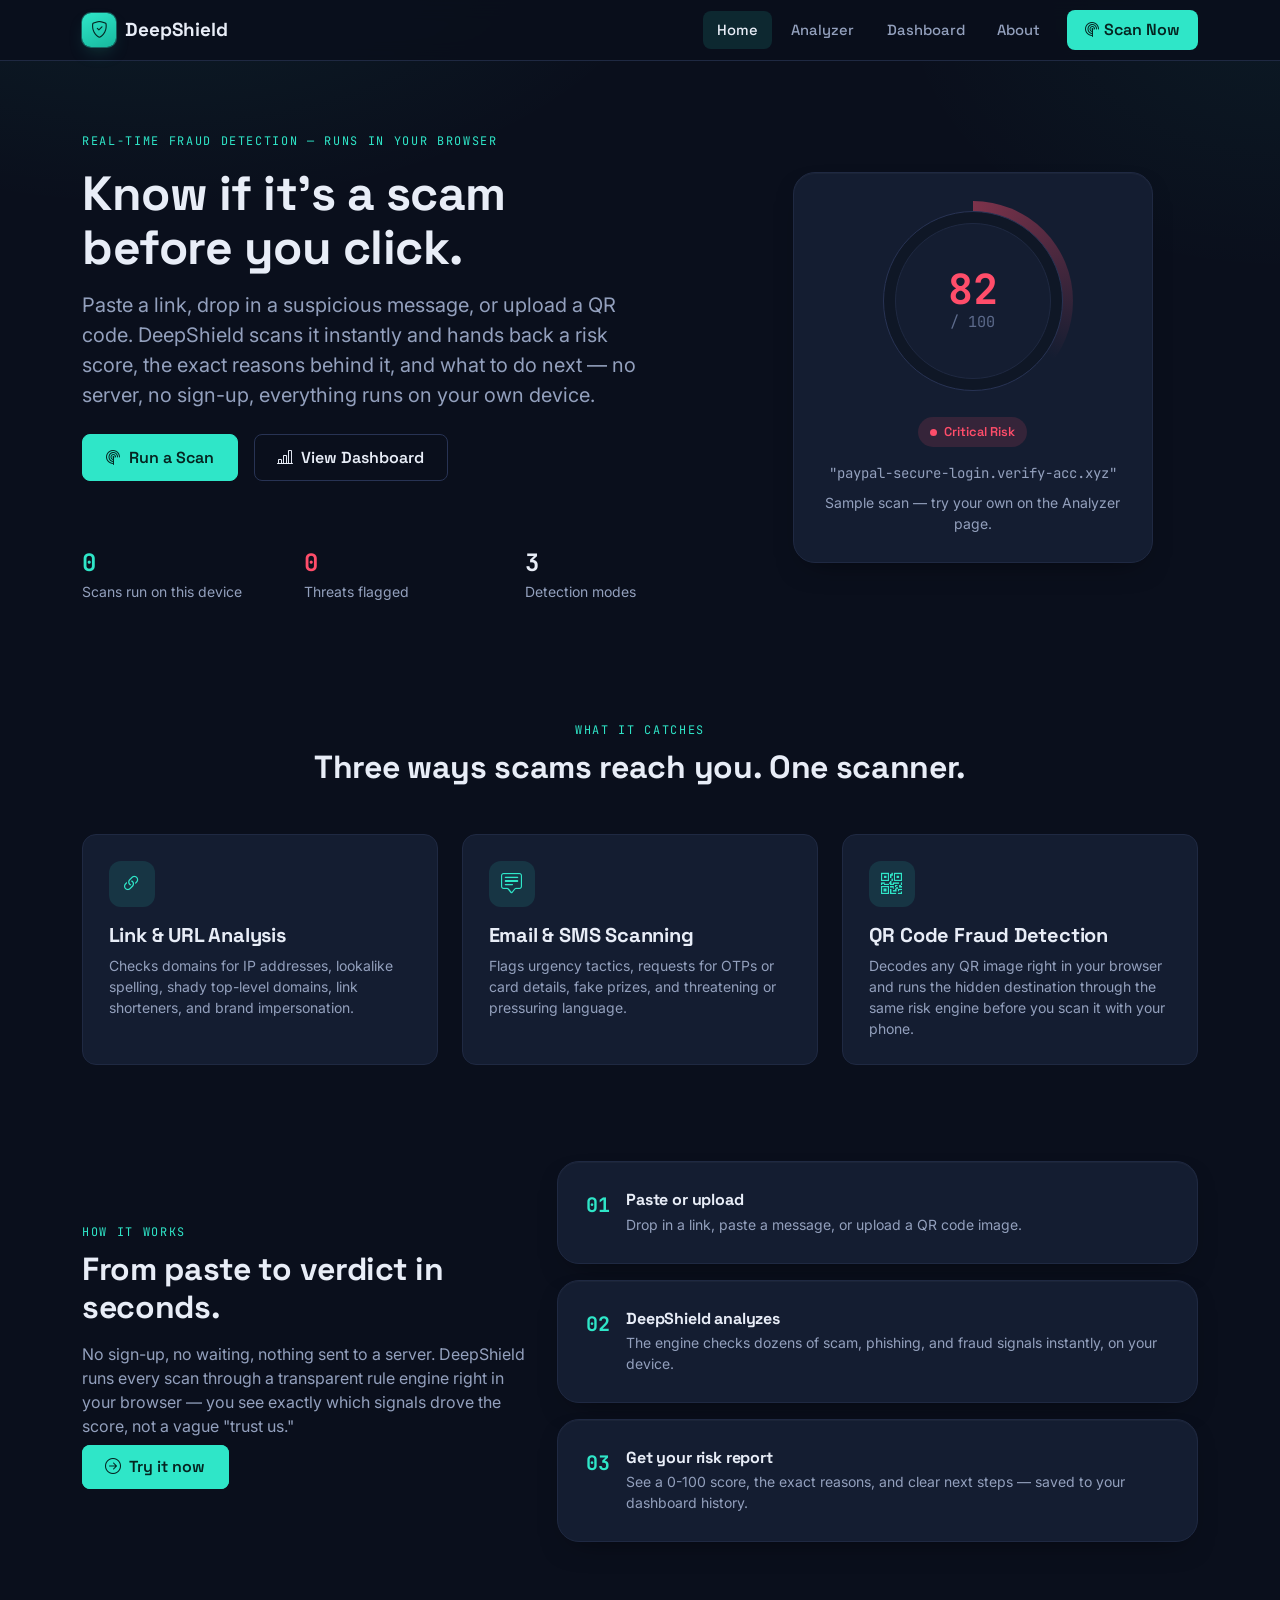
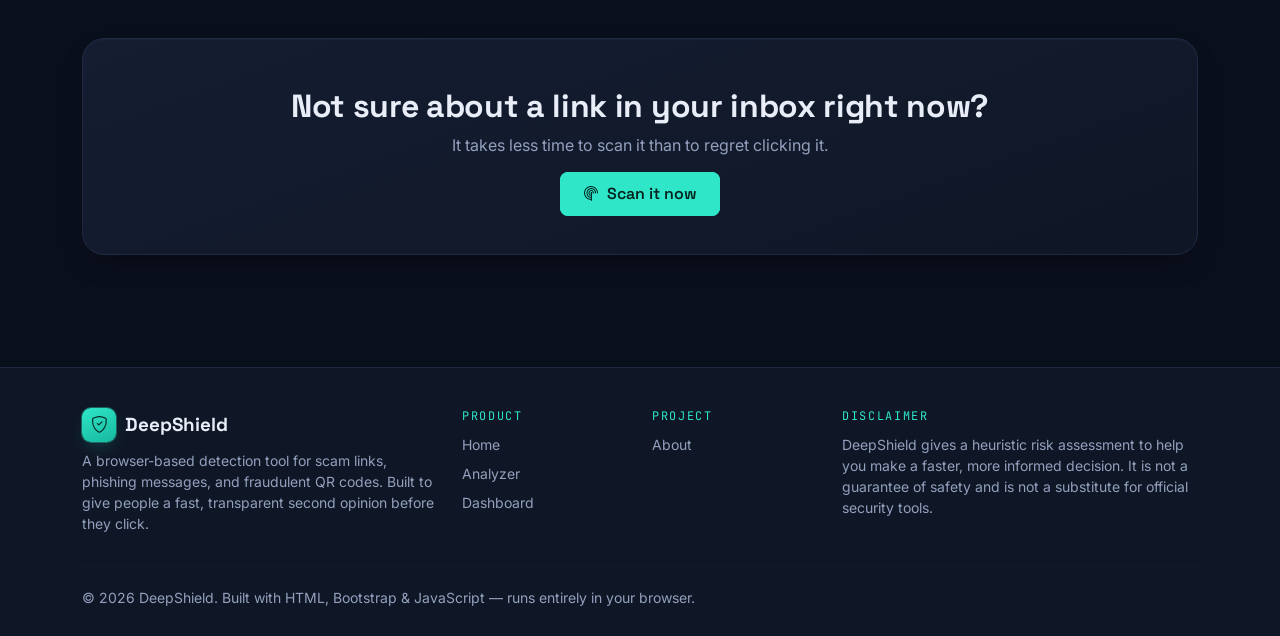
<file: DeepShield-Static/deepshield-static/index.html>
<!DOCTYPE html>
<html lang="en">
<head>
  <meta charset="UTF-8">
  <meta name="viewport" content="width=device-width, initial-scale=1.0">
  <title>DeepShield — AI Scam, Phishing & QR Fraud Detection Portal</title>
  <meta name="description" content="DeepShield analyzes links, messages, and QR codes right in your browser and gives you an instant risk score, reasons, and clear next steps.">

  <link href="https://cdn.jsdelivr.net/npm/bootstrap@5.3.3/dist/css/bootstrap.min.css" rel="stylesheet">
  <link rel="stylesheet" href="https://cdn.jsdelivr.net/npm/bootstrap-icons@1.11.3/font/bootstrap-icons.min.css">
  <link rel="preconnect" href="https://fonts.googleapis.com">
  <link href="https://fonts.googleapis.com/css2?family=Space+Grotesk:wght@500;600;700&family=Inter:wght@400;500;600;700&family=JetBrains+Mono:wght@400;500;600;700&display=swap" rel="stylesheet">
  <link rel="stylesheet" href="css/style.css">
</head>
<body>

  <nav class="navbar navbar-expand-lg ds-navbar">
    <div class="container">
      <a class="navbar-brand ds-brand" href="index.html">
        <span class="ds-brand-icon"><i class="bi bi-shield-check"></i></span>
        DeepShield
      </a>
      <button class="navbar-toggler" type="button" data-bs-toggle="collapse" data-bs-target="#navMain" style="border-color: var(--border); color: var(--text);">
        <i class="bi bi-list" style="color: var(--text); font-size: 1.4rem;"></i>
      </button>
      <div class="collapse navbar-collapse" id="navMain">
        <ul class="navbar-nav ms-auto align-items-lg-center gap-1">
          <li class="nav-item"><a class="nav-link ds-nav-link active" href="index.html">Home</a></li>
          <li class="nav-item"><a class="nav-link ds-nav-link" href="analyzer.html">Analyzer</a></li>
          <li class="nav-item"><a class="nav-link ds-nav-link" href="dashboard.html">Dashboard</a></li>
          <li class="nav-item"><a class="nav-link ds-nav-link" href="about.html">About</a></li>
          <li class="nav-item ms-lg-2 mt-2 mt-lg-0">
            <a class="nav-link ds-nav-cta" href="analyzer.html"><i class="bi bi-radar"></i> Scan Now</a>
          </li>
        </ul>
      </div>
    </div>
  </nav>

  <main>

    <!-- HERO -->
    <section class="py-5 py-lg-6 position-relative overflow-hidden">
      <div class="container py-4">
        <div class="row align-items-center gy-5">
          <div class="col-lg-7">
            <div class="eyebrow mb-3">Real-time fraud detection — runs in your browser</div>
            <h1 class="display-5 fw-bold mb-3" style="line-height: 1.12;">
              Know if it's a scam<br>before you click.
            </h1>
            <p class="fs-5 text-muted-soft mb-4" style="max-width: 560px;">
              Paste a link, drop in a suspicious message, or upload a QR code.
              DeepShield scans it instantly and hands back a risk score, the
              exact reasons behind it, and what to do next — no server, no
              sign-up, everything runs on your own device.
            </p>
            <div class="d-flex flex-wrap gap-3">
              <a href="analyzer.html" class="btn-ds-primary">
                <i class="bi bi-radar me-2"></i>Run a Scan
              </a>
              <a href="dashboard.html" class="btn-ds-outline">
                <i class="bi bi-bar-chart-line me-2"></i>View Dashboard
              </a>
            </div>

            <div class="row mt-5 gx-4 gy-3">
              <div class="col-4">
                <div class="mono fs-4 fw-bold" style="color: var(--accent);" id="statScansRun">0</div>
                <div class="small text-muted-soft">Scans run on this device</div>
              </div>
              <div class="col-4">
                <div class="mono fs-4 fw-bold" style="color: var(--critical);" id="statThreatsFlagged">0</div>
                <div class="small text-muted-soft">Threats flagged</div>
              </div>
              <div class="col-4">
                <div class="mono fs-4 fw-bold" style="color: var(--text);">3</div>
                <div class="small text-muted-soft">Detection modes</div>
              </div>
            </div>
          </div>

          <div class="col-lg-5 d-flex justify-content-center">
            <div class="ds-card ds-card-pad text-center" style="max-width: 360px;">
              <div class="d-flex justify-content-center mb-3">
                <div class="scan-ring-wrap level-critical">
                  <div class="scan-ring-sweep"></div>
                  <div class="scan-ring-track"></div>
                  <div class="scan-ring-core">
                    <div class="scan-ring-score">82</div>
                    <div class="scan-ring-score-max">/ 100</div>
                  </div>
                </div>
              </div>
              <span class="risk-badge level-critical mb-3">Critical Risk</span>
              <p class="small text-muted-soft mb-0 mono">"paypal-secure-login.verify-acc.xyz"</p>
              <p class="small text-muted-soft mt-2 mb-0">Sample scan — try your own on the Analyzer page.</p>
            </div>
          </div>
        </div>
      </div>
    </section>

    <!-- FEATURES -->
    <section class="py-5">
      <div class="container">
        <div class="text-center mb-5">
          <div class="eyebrow mb-2">What it catches</div>
          <h2 class="fw-bold">Three ways scams reach you. One scanner.</h2>
        </div>
        <div class="row g-4">
          <div class="col-md-4">
            <div class="ds-feature-card">
              <div class="ds-feature-icon"><i class="bi bi-link-45deg"></i></div>
              <h5 class="fw-bold mb-2">Link & URL Analysis</h5>
              <p class="text-muted-soft small mb-0">Checks domains for IP addresses, lookalike spelling, shady top-level domains, link shorteners, and brand impersonation.</p>
            </div>
          </div>
          <div class="col-md-4">
            <div class="ds-feature-card">
              <div class="ds-feature-icon"><i class="bi bi-chat-square-text"></i></div>
              <h5 class="fw-bold mb-2">Email & SMS Scanning</h5>
              <p class="text-muted-soft small mb-0">Flags urgency tactics, requests for OTPs or card details, fake prizes, and threatening or pressuring language.</p>
            </div>
          </div>
          <div class="col-md-4">
            <div class="ds-feature-card">
              <div class="ds-feature-icon"><i class="bi bi-qr-code"></i></div>
              <h5 class="fw-bold mb-2">QR Code Fraud Detection</h5>
              <p class="text-muted-soft small mb-0">Decodes any QR image right in your browser and runs the hidden destination through the same risk engine before you scan it with your phone.</p>
            </div>
          </div>
        </div>
      </div>
    </section>

    <!-- HOW IT WORKS -->
    <section class="py-5">
      <div class="container">
        <div class="row align-items-center gy-5">
          <div class="col-lg-5">
            <div class="eyebrow mb-2">How it works</div>
            <h2 class="fw-bold mb-3">From paste to verdict in seconds.</h2>
            <p class="text-muted-soft">No sign-up, no waiting, nothing sent to a server. DeepShield runs every scan through a transparent rule engine right in your browser — you see exactly which signals drove the score, not a vague "trust us."</p>
            <a href="analyzer.html" class="btn-ds-primary mt-2"><i class="bi bi-arrow-right-circle me-2"></i>Try it now</a>
          </div>
          <div class="col-lg-7">
            <div class="d-flex flex-column gap-3">
              <div class="ds-card ds-card-pad d-flex gap-3 align-items-start">
                <div class="mono fw-bold fs-5" style="color: var(--accent);">01</div>
                <div>
                  <h6 class="fw-bold mb-1">Paste or upload</h6>
                  <p class="small text-muted-soft mb-0">Drop in a link, paste a message, or upload a QR code image.</p>
                </div>
              </div>
              <div class="ds-card ds-card-pad d-flex gap-3 align-items-start">
                <div class="mono fw-bold fs-5" style="color: var(--accent);">02</div>
                <div>
                  <h6 class="fw-bold mb-1">DeepShield analyzes</h6>
                  <p class="small text-muted-soft mb-0">The engine checks dozens of scam, phishing, and fraud signals instantly, on your device.</p>
                </div>
              </div>
              <div class="ds-card ds-card-pad d-flex gap-3 align-items-start">
                <div class="mono fw-bold fs-5" style="color: var(--accent);">03</div>
                <div>
                  <h6 class="fw-bold mb-1">Get your risk report</h6>
                  <p class="small text-muted-soft mb-0">See a 0-100 score, the exact reasons, and clear next steps — saved to your dashboard history.</p>
                </div>
              </div>
            </div>
          </div>
        </div>
      </div>
    </section>

    <!-- CTA -->
    <section class="py-5">
      <div class="container">
        <div class="ds-card ds-card-pad text-center py-5" style="background: linear-gradient(160deg, var(--surface), var(--bg-elevated));">
          <h2 class="fw-bold mb-2">Not sure about a link in your inbox right now?</h2>
          <p class="text-muted-soft mb-4">It takes less time to scan it than to regret clicking it.</p>
          <a href="analyzer.html" class="btn-ds-primary"><i class="bi bi-radar me-2"></i>Scan it now</a>
        </div>
      </div>
    </section>

  </main>

  <footer class="ds-footer">
    <div class="container">
      <div class="row gy-4">
        <div class="col-lg-4">
          <div class="ds-brand mb-2"><span class="ds-brand-icon"><i class="bi bi-shield-check"></i></span> DeepShield</div>
          <p class="text-muted-soft small mb-0">A browser-based detection tool for scam links, phishing messages, and fraudulent QR codes. Built to give people a fast, transparent second opinion before they click.</p>
        </div>
        <div class="col-lg-2 col-6">
          <div class="eyebrow mb-2">Product</div>
          <ul class="list-unstyled small d-flex flex-column gap-2">
            <li><a href="index.html" class="text-muted-soft">Home</a></li>
            <li><a href="analyzer.html" class="text-muted-soft">Analyzer</a></li>
            <li><a href="dashboard.html" class="text-muted-soft">Dashboard</a></li>
          </ul>
        </div>
        <div class="col-lg-2 col-6">
          <div class="eyebrow mb-2">Project</div>
          <ul class="list-unstyled small d-flex flex-column gap-2">
            <li><a href="about.html" class="text-muted-soft">About</a></li>
          </ul>
        </div>
        <div class="col-lg-4">
          <div class="eyebrow mb-2">Disclaimer</div>
          <p class="text-muted-soft small mb-0">DeepShield gives a heuristic risk assessment to help you make a faster, more informed decision. It is not a guarantee of safety and is not a substitute for official security tools.</p>
        </div>
      </div>
      <hr style="border-color: var(--border-soft); margin: 2rem 0 1.25rem;">
      <p class="text-muted-soft small mb-0">© 2026 DeepShield. Built with HTML, Bootstrap & JavaScript — runs entirely in your browser.</p>
    </div>
  </footer>

  <div class="toast-container position-fixed bottom-0 end-0 p-3" id="toastContainer" style="z-index: 1080;"></div>

  <script src="https://cdn.jsdelivr.net/npm/bootstrap@5.3.3/dist/js/bootstrap.bundle.min.js"></script>
  <script src="js/common.js"></script>
  <script src="js/storage.js"></script>
  <script src="js/home-page.js"></script>
</body>
</html>
</file>
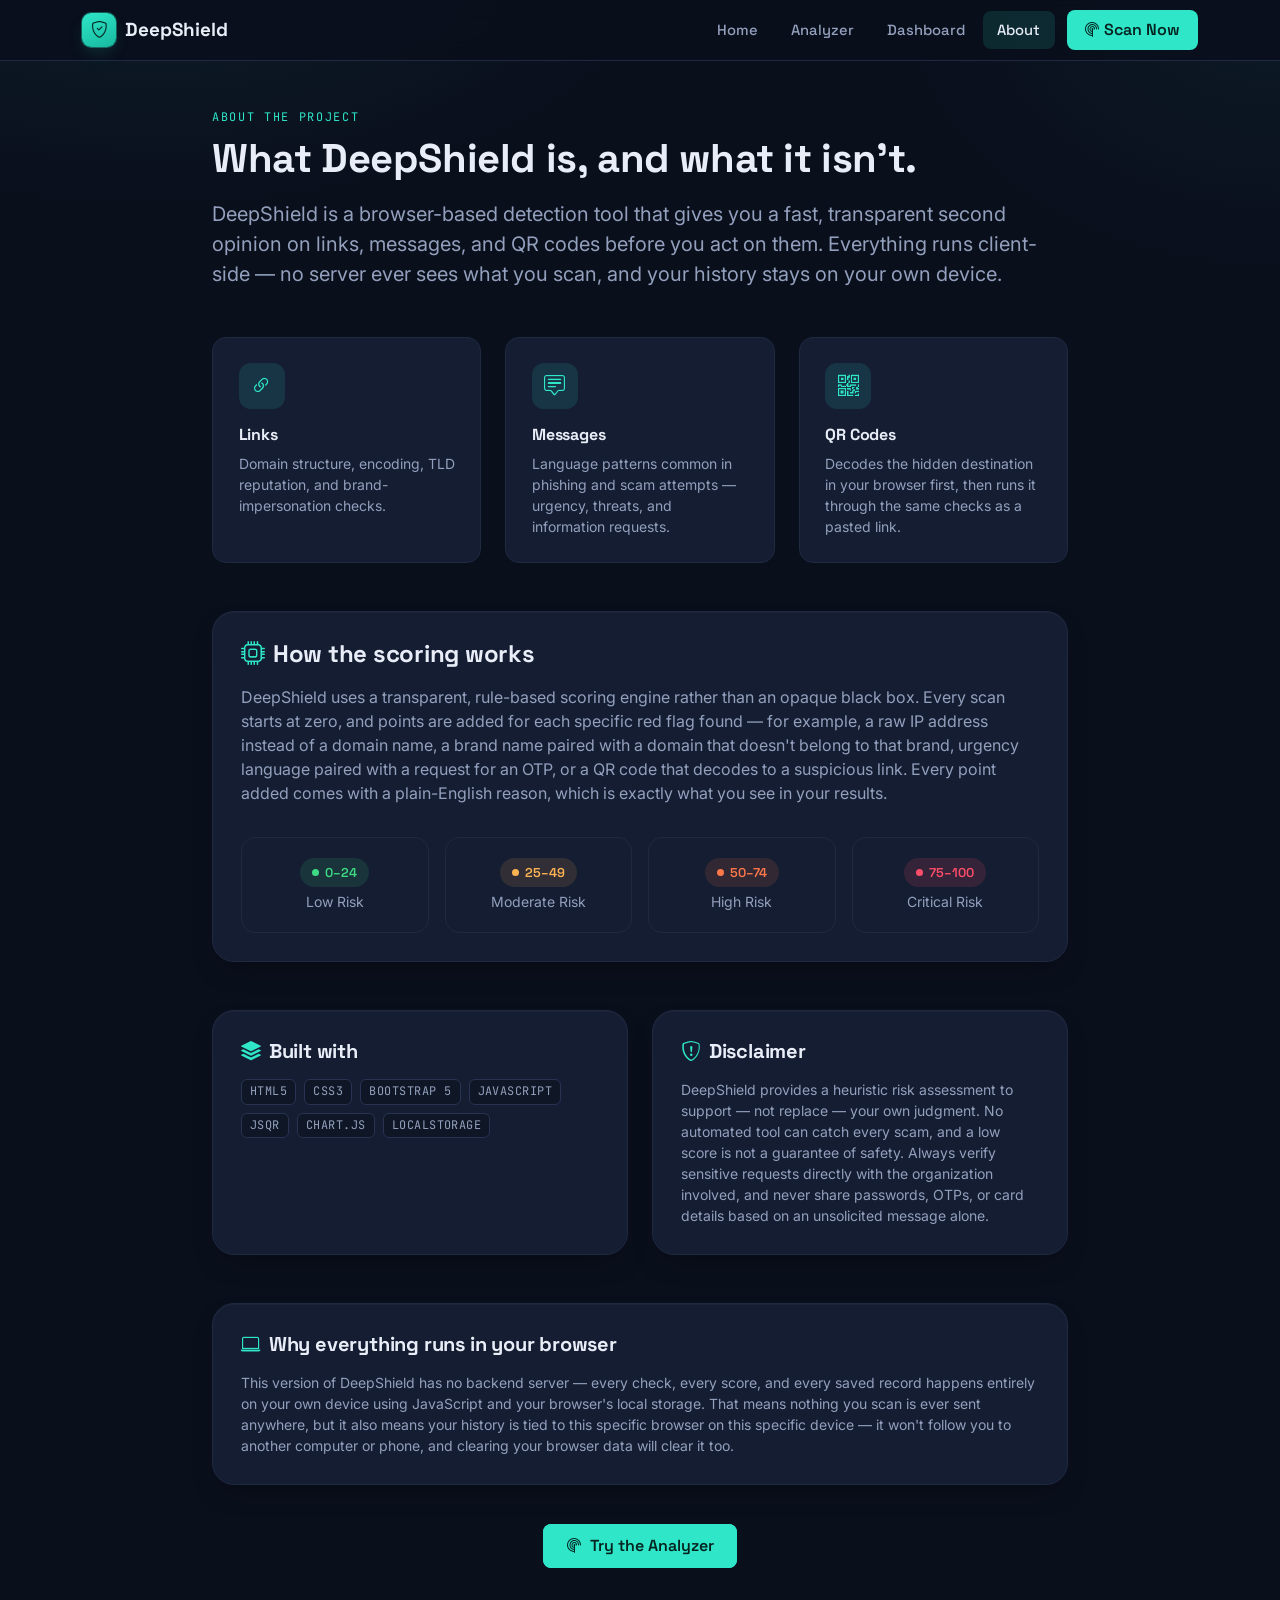
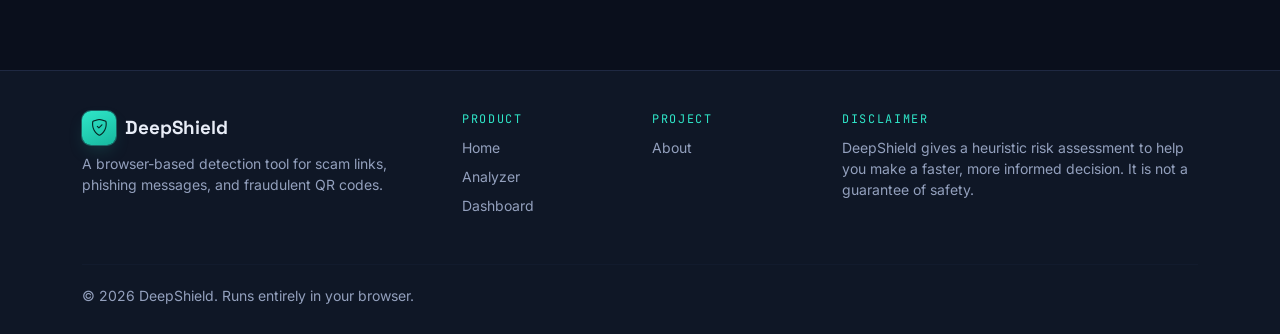
<file: DeepShield-Static/deepshield-static/about.html>
<!DOCTYPE html>
<html lang="en">
<head>
  <meta charset="UTF-8">
  <meta name="viewport" content="width=device-width, initial-scale=1.0">
  <title>About — DeepShield</title>
  <meta name="description" content="How DeepShield's scoring engine works, and what it doesn't claim to do.">

  <link href="https://cdn.jsdelivr.net/npm/bootstrap@5.3.3/dist/css/bootstrap.min.css" rel="stylesheet">
  <link rel="stylesheet" href="https://cdn.jsdelivr.net/npm/bootstrap-icons@1.11.3/font/bootstrap-icons.min.css">
  <link rel="preconnect" href="https://fonts.googleapis.com">
  <link href="https://fonts.googleapis.com/css2?family=Space+Grotesk:wght@500;600;700&family=Inter:wght@400;500;600;700&family=JetBrains+Mono:wght@400;500;600;700&display=swap" rel="stylesheet">
  <link rel="stylesheet" href="css/style.css">
</head>
<body>

  <nav class="navbar navbar-expand-lg ds-navbar">
    <div class="container">
      <a class="navbar-brand ds-brand" href="index.html">
        <span class="ds-brand-icon"><i class="bi bi-shield-check"></i></span>
        DeepShield
      </a>
      <button class="navbar-toggler" type="button" data-bs-toggle="collapse" data-bs-target="#navMain" style="border-color: var(--border); color: var(--text);">
        <i class="bi bi-list" style="color: var(--text); font-size: 1.4rem;"></i>
      </button>
      <div class="collapse navbar-collapse" id="navMain">
        <ul class="navbar-nav ms-auto align-items-lg-center gap-1">
          <li class="nav-item"><a class="nav-link ds-nav-link" href="index.html">Home</a></li>
          <li class="nav-item"><a class="nav-link ds-nav-link" href="analyzer.html">Analyzer</a></li>
          <li class="nav-item"><a class="nav-link ds-nav-link" href="dashboard.html">Dashboard</a></li>
          <li class="nav-item"><a class="nav-link ds-nav-link active" href="about.html">About</a></li>
          <li class="nav-item ms-lg-2 mt-2 mt-lg-0">
            <a class="nav-link ds-nav-cta" href="analyzer.html"><i class="bi bi-radar"></i> Scan Now</a>
          </li>
        </ul>
      </div>
    </div>
  </nav>

  <main>
    <section class="py-5">
      <div class="container" style="max-width: 880px;">

        <div class="mb-5">
          <div class="eyebrow mb-2">About the project</div>
          <h1 class="fw-bold mb-3">What DeepShield is, and what it isn't.</h1>
          <p class="fs-5 text-muted-soft">
            DeepShield is a browser-based detection tool that gives you a fast,
            transparent second opinion on links, messages, and QR codes before
            you act on them. Everything runs client-side — no server ever sees
            what you scan, and your history stays on your own device.
          </p>
        </div>

        <div class="row g-4 mb-5">
          <div class="col-md-4">
            <div class="ds-feature-card">
              <div class="ds-feature-icon"><i class="bi bi-link-45deg"></i></div>
              <h6 class="fw-bold mb-2">Links</h6>
              <p class="small text-muted-soft mb-0">Domain structure, encoding, TLD reputation, and brand-impersonation checks.</p>
            </div>
          </div>
          <div class="col-md-4">
            <div class="ds-feature-card">
              <div class="ds-feature-icon"><i class="bi bi-chat-square-text"></i></div>
              <h6 class="fw-bold mb-2">Messages</h6>
              <p class="small text-muted-soft mb-0">Language patterns common in phishing and scam attempts — urgency, threats, and information requests.</p>
            </div>
          </div>
          <div class="col-md-4">
            <div class="ds-feature-card">
              <div class="ds-feature-icon"><i class="bi bi-qr-code"></i></div>
              <h6 class="fw-bold mb-2">QR Codes</h6>
              <p class="small text-muted-soft mb-0">Decodes the hidden destination in your browser first, then runs it through the same checks as a pasted link.</p>
            </div>
          </div>
        </div>

        <div class="ds-card ds-card-pad mb-5">
          <h4 class="fw-bold mb-3"><i class="bi bi-cpu me-2" style="color: var(--accent);"></i>How the scoring works</h4>
          <p class="text-muted-soft">
            DeepShield uses a transparent, rule-based scoring engine rather than an
            opaque black box. Every scan starts at zero, and points are added for
            each specific red flag found — for example, a raw IP address instead of
            a domain name, a brand name paired with a domain that doesn't belong to
            that brand, urgency language paired with a request for an OTP, or a
            QR code that decodes to a suspicious link. Every point added comes with
            a plain-English reason, which is exactly what you see in your results.
          </p>
          <div class="row g-3 mt-2">
            <div class="col-6 col-md-3">
              <div class="ds-stat-card text-center">
                <div class="risk-badge level-low mb-1">0–24</div>
                <div class="small text-muted-soft">Low Risk</div>
              </div>
            </div>
            <div class="col-6 col-md-3">
              <div class="ds-stat-card text-center">
                <div class="risk-badge level-moderate mb-1">25–49</div>
                <div class="small text-muted-soft">Moderate Risk</div>
              </div>
            </div>
            <div class="col-6 col-md-3">
              <div class="ds-stat-card text-center">
                <div class="risk-badge level-high mb-1">50–74</div>
                <div class="small text-muted-soft">High Risk</div>
              </div>
            </div>
            <div class="col-6 col-md-3">
              <div class="ds-stat-card text-center">
                <div class="risk-badge level-critical mb-1">75–100</div>
                <div class="small text-muted-soft">Critical Risk</div>
              </div>
            </div>
          </div>
        </div>

        <div class="row g-4 mb-5">
          <div class="col-md-6">
            <div class="ds-card ds-card-pad h-100">
              <h5 class="fw-bold mb-3"><i class="bi bi-stack me-2" style="color: var(--accent);"></i>Built with</h5>
              <div class="d-flex flex-wrap gap-2">
                <span class="scan-type-chip">HTML5</span>
                <span class="scan-type-chip">CSS3</span>
                <span class="scan-type-chip">Bootstrap 5</span>
                <span class="scan-type-chip">JavaScript</span>
                <span class="scan-type-chip">jsQR</span>
                <span class="scan-type-chip">Chart.js</span>
                <span class="scan-type-chip">localStorage</span>
              </div>
            </div>
          </div>
          <div class="col-md-6">
            <div class="ds-card ds-card-pad h-100">
              <h5 class="fw-bold mb-3"><i class="bi bi-shield-exclamation me-2" style="color: var(--accent);"></i>Disclaimer</h5>
              <p class="small text-muted-soft mb-0">
                DeepShield provides a heuristic risk assessment to support — not
                replace — your own judgment. No automated tool can catch every
                scam, and a low score is not a guarantee of safety. Always verify
                sensitive requests directly with the organization involved, and
                never share passwords, OTPs, or card details based on an
                unsolicited message alone.
              </p>
            </div>
          </div>
        </div>

        <div class="ds-card ds-card-pad mb-5">
          <h5 class="fw-bold mb-3"><i class="bi bi-laptop me-2" style="color: var(--accent);"></i>Why everything runs in your browser</h5>
          <p class="small text-muted-soft mb-0">
            This version of DeepShield has no backend server — every check, every
            score, and every saved record happens entirely on your own device using
            JavaScript and your browser's local storage. That means nothing you scan
            is ever sent anywhere, but it also means your history is tied to this
            specific browser on this specific device — it won't follow you to
            another computer or phone, and clearing your browser data will clear it too.
          </p>
        </div>

        <div class="text-center">
          <a href="analyzer.html" class="btn-ds-primary"><i class="bi bi-radar me-2"></i>Try the Analyzer</a>
        </div>

      </div>
    </section>
  </main>

  <footer class="ds-footer">
    <div class="container">
      <div class="row gy-4">
        <div class="col-lg-4">
          <div class="ds-brand mb-2"><span class="ds-brand-icon"><i class="bi bi-shield-check"></i></span> DeepShield</div>
          <p class="text-muted-soft small mb-0">A browser-based detection tool for scam links, phishing messages, and fraudulent QR codes.</p>
        </div>
        <div class="col-lg-2 col-6">
          <div class="eyebrow mb-2">Product</div>
          <ul class="list-unstyled small d-flex flex-column gap-2">
            <li><a href="index.html" class="text-muted-soft">Home</a></li>
            <li><a href="analyzer.html" class="text-muted-soft">Analyzer</a></li>
            <li><a href="dashboard.html" class="text-muted-soft">Dashboard</a></li>
          </ul>
        </div>
        <div class="col-lg-2 col-6">
          <div class="eyebrow mb-2">Project</div>
          <ul class="list-unstyled small d-flex flex-column gap-2">
            <li><a href="about.html" class="text-muted-soft">About</a></li>
          </ul>
        </div>
        <div class="col-lg-4">
          <div class="eyebrow mb-2">Disclaimer</div>
          <p class="text-muted-soft small mb-0">DeepShield gives a heuristic risk assessment to help you make a faster, more informed decision. It is not a guarantee of safety.</p>
        </div>
      </div>
      <hr style="border-color: var(--border-soft); margin: 2rem 0 1.25rem;">
      <p class="text-muted-soft small mb-0">© 2026 DeepShield. Runs entirely in your browser.</p>
    </div>
  </footer>

  <script src="https://cdn.jsdelivr.net/npm/bootstrap@5.3.3/dist/js/bootstrap.bundle.min.js"></script>
</body>
</html>
</file>
<file: DeepShield-Static/deepshield-static/css/style.css>
/* ==========================================================================
   DeepShield design system
   Palette: deep navy "security console" background, teal/cyan signature
   accent (the scan-ring), semantic risk colors for low/moderate/high/critical.
   Type: Space Grotesk (display) + Inter (body) + JetBrains Mono (data/scores)
   ========================================================================== */

:root {
  --bg: #0a0f1c;
  --bg-elevated: #0f1726;
  --surface: #141d31;
  --surface-2: #1a2540;
  --border: #283354;
  --border-soft: #1f2942;

  --text: #e8edf7;
  --text-muted: #93a0bd;
  --text-faint: #5d6b8c;

  --accent: #2fe6c8;
  --accent-soft: rgba(47, 230, 200, 0.12);
  --accent-strong: #17b89e;
  --accent-glow: rgba(47, 230, 200, 0.35);

  --safe: #3ddc84;
  --safe-bg: rgba(61, 220, 132, 0.12);
  --moderate: #ffb454;
  --moderate-bg: rgba(255, 180, 84, 0.12);
  --high: #ff7849;
  --high-bg: rgba(255, 120, 73, 0.12);
  --critical: #ff4d6a;
  --critical-bg: rgba(255, 77, 106, 0.14);

  --radius-sm: 8px;
  --radius-md: 14px;
  --radius-lg: 22px;

  --shadow-card: 0 1px 0 rgba(255, 255, 255, 0.03) inset, 0 12px 30px -16px rgba(0, 0, 0, 0.6);
  --font-display: "Space Grotesk", "Inter", sans-serif;
  --font-body: "Inter", system-ui, sans-serif;
  --font-mono: "JetBrains Mono", "Courier New", monospace;
}

@media (prefers-reduced-motion: reduce) {
  *, *::before, *::after {
    animation-duration: 0.001ms !important;
    animation-iteration-count: 1 !important;
    transition-duration: 0.001ms !important;
    scroll-behavior: auto !important;
  }
}

* { box-sizing: border-box; }

html, body {
  background: var(--bg);
  color: var(--text);
  font-family: var(--font-body);
  min-height: 100%;
}

body {
  background-image:
    radial-gradient(900px 500px at 12% -10%, rgba(47, 230, 200, 0.08), transparent 60%),
    radial-gradient(700px 500px at 100% 0%, rgba(47, 230, 200, 0.05), transparent 55%);
  background-attachment: fixed;
  display: flex;
  flex-direction: column;
}

main { flex: 1; }

a { color: var(--accent); text-decoration: none; }
a:hover { color: var(--accent-strong); }

h1, h2, h3, h4, h5, h6 {
  font-family: var(--font-display);
  font-weight: 600;
  letter-spacing: -0.01em;
  color: var(--text);
}

.text-muted-soft { color: var(--text-muted) !important; }
.mono { font-family: var(--font-mono); }

.eyebrow {
  font-family: var(--font-mono);
  font-size: 0.74rem;
  letter-spacing: 0.14em;
  text-transform: uppercase;
  color: var(--accent);
}

/* ---------------------------------------------------------------------- */
/* Navbar                                                                  */
/* ---------------------------------------------------------------------- */

.ds-navbar {
  background: rgba(10, 15, 28, 0.85);
  backdrop-filter: blur(10px);
  border-bottom: 1px solid var(--border-soft);
  position: sticky;
  top: 0;
  z-index: 1000;
}

.ds-brand {
  display: flex;
  align-items: center;
  gap: 0.55rem;
  font-family: var(--font-display);
  font-weight: 700;
  font-size: 1.18rem;
  color: var(--text) !important;
}

.ds-brand .ds-brand-icon {
  width: 34px;
  height: 34px;
  border-radius: 9px;
  background: linear-gradient(155deg, var(--accent), var(--accent-strong));
  display: flex;
  align-items: center;
  justify-content: center;
  color: #052420;
  font-size: 1.05rem;
  box-shadow: 0 0 0 1px rgba(47, 230, 200, 0.35), 0 8px 20px -8px var(--accent-glow);
}

.ds-nav-link {
  font-family: var(--font-display);
  font-size: 0.92rem;
  font-weight: 500;
  color: var(--text-muted) !important;
  padding: 0.5rem 0.9rem !important;
  border-radius: var(--radius-sm);
  transition: color 0.15s ease, background 0.15s ease;
}

.ds-nav-link:hover { color: var(--text) !important; background: var(--surface); }
.ds-nav-link.active { color: var(--text) !important; background: var(--accent-soft); }

.ds-nav-cta {
  font-family: var(--font-display);
  font-weight: 600;
  background: var(--accent);
  color: #052420 !important;
  border-radius: var(--radius-sm);
  padding: 0.5rem 1.1rem !important;
  transition: transform 0.15s ease, box-shadow 0.15s ease;
}
.ds-nav-cta:hover { transform: translateY(-1px); box-shadow: 0 8px 20px -8px var(--accent-glow); }

/* ---------------------------------------------------------------------- */
/* Buttons                                                                 */
/* ---------------------------------------------------------------------- */

.btn-ds-primary {
  font-family: var(--font-display);
  font-weight: 600;
  background: var(--accent);
  border: 1px solid var(--accent);
  color: #052420;
  border-radius: var(--radius-sm);
  padding: 0.65rem 1.4rem;
  transition: transform 0.15s ease, box-shadow 0.15s ease, background 0.15s ease;
}
.btn-ds-primary:hover {
  background: var(--accent-strong);
  border-color: var(--accent-strong);
  color: #052420;
  transform: translateY(-1px);
  box-shadow: 0 10px 24px -10px var(--accent-glow);
}
.btn-ds-primary:disabled { opacity: 0.55; transform: none; box-shadow: none; cursor: not-allowed; }

.btn-ds-outline {
  font-family: var(--font-display);
  font-weight: 600;
  background: transparent;
  border: 1px solid var(--border);
  color: var(--text);
  border-radius: var(--radius-sm);
  padding: 0.65rem 1.4rem;
  transition: border-color 0.15s ease, background 0.15s ease;
}
.btn-ds-outline:hover { border-color: var(--accent); background: var(--surface); color: var(--text); }

.btn-ds-danger {
  font-family: var(--font-display);
  font-weight: 600;
  background: transparent;
  border: 1px solid rgba(255, 77, 106, 0.4);
  color: var(--critical);
  border-radius: var(--radius-sm);
  padding: 0.55rem 1.1rem;
  transition: background 0.15s ease;
}
.btn-ds-danger:hover { background: var(--critical-bg); color: var(--critical); }

/* ---------------------------------------------------------------------- */
/* Cards / surfaces                                                        */
/* ---------------------------------------------------------------------- */

.ds-card {
  background: var(--surface);
  border: 1px solid var(--border-soft);
  border-radius: var(--radius-lg);
  box-shadow: var(--shadow-card);
}

.ds-card-pad { padding: 1.75rem; }

.ds-stat-card {
  background: var(--surface);
  border: 1px solid var(--border-soft);
  border-radius: var(--radius-md);
  padding: 1.25rem 1.4rem;
}
.ds-stat-card .ds-stat-value {
  font-family: var(--font-mono);
  font-size: 2rem;
  font-weight: 700;
  line-height: 1;
}
.ds-stat-card .ds-stat-label {
  font-size: 0.82rem;
  color: var(--text-muted);
  margin-top: 0.35rem;
}

.ds-feature-card {
  background: var(--surface);
  border: 1px solid var(--border-soft);
  border-radius: var(--radius-md);
  padding: 1.6rem;
  height: 100%;
  transition: border-color 0.2s ease, transform 0.2s ease;
}
.ds-feature-card:hover { border-color: var(--accent); transform: translateY(-3px); }
.ds-feature-icon {
  width: 46px; height: 46px;
  border-radius: 12px;
  background: var(--accent-soft);
  color: var(--accent);
  display: flex; align-items: center; justify-content: center;
  font-size: 1.3rem;
  margin-bottom: 1rem;
}

/* ---------------------------------------------------------------------- */
/* Signature element: the scan-ring risk gauge                            */
/* ---------------------------------------------------------------------- */

.scan-ring-wrap {
  position: relative;
  width: 200px;
  height: 200px;
  display: flex;
  align-items: center;
  justify-content: center;
  flex-shrink: 0;
}

.scan-ring-sweep {
  position: absolute;
  inset: 0;
  border-radius: 50%;
  background: conic-gradient(from 0deg, var(--accent-glow), transparent 35%);
  animation: ds-spin 3.2s linear infinite;
  opacity: 0.9;
}

.scan-ring-sweep.is-paused { animation-play-state: paused; }

@keyframes ds-spin {
  to { transform: rotate(360deg); }
}

.scan-ring-track {
  position: absolute;
  inset: 10px;
  border-radius: 50%;
  border: 1px solid var(--border);
  background: var(--bg-elevated);
}

.scan-ring-core {
  position: absolute;
  inset: 22px;
  border-radius: 50%;
  background: var(--surface);
  border: 1px solid var(--border-soft);
  display: flex;
  flex-direction: column;
  align-items: center;
  justify-content: center;
  text-align: center;
  z-index: 2;
}

.scan-ring-score {
  font-family: var(--font-mono);
  font-size: 2.6rem;
  font-weight: 700;
  line-height: 1;
}

.scan-ring-score-max {
  font-family: var(--font-mono);
  font-size: 0.95rem;
  color: var(--text-faint);
}

.scan-ring-mini { width: 120px; height: 120px; }
.scan-ring-mini .scan-ring-score { font-size: 1.6rem; }
.scan-ring-mini .scan-ring-core { inset: 14px; }
.scan-ring-mini .scan-ring-track { inset: 6px; }

/* Color states applied via JS / Jinja by adding a level class on the wrap */
.scan-ring-wrap.level-low .scan-ring-sweep { background: conic-gradient(from 0deg, rgba(61, 220, 132, 0.45), transparent 35%); }
.scan-ring-wrap.level-low .scan-ring-score { color: var(--safe); }
.scan-ring-wrap.level-moderate .scan-ring-sweep { background: conic-gradient(from 0deg, rgba(255, 180, 84, 0.45), transparent 35%); }
.scan-ring-wrap.level-moderate .scan-ring-score { color: var(--moderate); }
.scan-ring-wrap.level-high .scan-ring-sweep { background: conic-gradient(from 0deg, rgba(255, 120, 73, 0.45), transparent 35%); }
.scan-ring-wrap.level-high .scan-ring-score { color: var(--high); }
.scan-ring-wrap.level-critical .scan-ring-sweep { background: conic-gradient(from 0deg, rgba(255, 77, 106, 0.5), transparent 35%); }
.scan-ring-wrap.level-critical .scan-ring-score { color: var(--critical); }

/* ---------------------------------------------------------------------- */
/* Risk badges                                                            */
/* ---------------------------------------------------------------------- */

.risk-badge {
  display: inline-flex;
  align-items: center;
  gap: 0.4rem;
  font-family: var(--font-display);
  font-weight: 600;
  font-size: 0.8rem;
  padding: 0.32rem 0.75rem;
  border-radius: 999px;
  white-space: nowrap;
}
.risk-badge::before {
  content: "";
  width: 7px; height: 7px;
  border-radius: 50%;
  background: currentColor;
}
.risk-badge.level-low { background: var(--safe-bg); color: var(--safe); }
.risk-badge.level-moderate { background: var(--moderate-bg); color: var(--moderate); }
.risk-badge.level-high { background: var(--high-bg); color: var(--high); }
.risk-badge.level-critical { background: var(--critical-bg); color: var(--critical); }

/* ---------------------------------------------------------------------- */
/* Analyzer page                                                          */
/* ---------------------------------------------------------------------- */

.ds-tab-pill {
  font-family: var(--font-display);
  font-weight: 600;
  font-size: 0.9rem;
  color: var(--text-muted) !important;
  background: transparent !important;
  border: 1px solid var(--border) !important;
  border-radius: var(--radius-sm) !important;
  padding: 0.6rem 1.1rem !important;
  display: inline-flex;
  align-items: center;
  gap: 0.5rem;
}
.ds-tab-pill.active {
  background: var(--accent-soft) !important;
  border-color: var(--accent) !important;
  color: var(--accent) !important;
}

.ds-form-control {
  background: var(--bg-elevated);
  border: 1px solid var(--border);
  color: var(--text);
  border-radius: var(--radius-sm);
  padding: 0.75rem 1rem;
  font-family: var(--font-body);
}
.ds-form-control:focus {
  background: var(--bg-elevated);
  color: var(--text);
  border-color: var(--accent);
  box-shadow: 0 0 0 3px var(--accent-soft);
  outline: none;
}
.ds-form-control::placeholder { color: var(--text-faint); }

.ds-dropzone {
  border: 1.5px dashed var(--border);
  border-radius: var(--radius-md);
  padding: 2.2rem 1.5rem;
  text-align: center;
  cursor: pointer;
  transition: border-color 0.15s ease, background 0.15s ease;
  background: var(--bg-elevated);
}
.ds-dropzone:hover, .ds-dropzone.is-dragover { border-color: var(--accent); background: var(--accent-soft); }
.ds-dropzone img { max-height: 140px; border-radius: 10px; margin-bottom: 0.75rem; }

.reason-list, .advice-list { list-style: none; padding: 0; margin: 0; }
.reason-list li, .advice-list li {
  display: flex;
  gap: 0.65rem;
  padding: 0.6rem 0;
  border-bottom: 1px solid var(--border-soft);
  font-size: 0.94rem;
  color: var(--text);
  line-height: 1.5;
}
.reason-list li:last-child, .advice-list li:last-child { border-bottom: none; }
.reason-list li i { color: var(--high); margin-top: 0.18rem; flex-shrink: 0; }
.advice-list li i { color: var(--accent); margin-top: 0.18rem; flex-shrink: 0; }

.ds-loading-spinner {
  width: 22px; height: 22px;
  border: 3px solid var(--border);
  border-top-color: var(--accent);
  border-radius: 50%;
  animation: ds-spin 0.8s linear infinite;
  display: inline-block;
}

/* ---------------------------------------------------------------------- */
/* Dashboard / table                                                      */
/* ---------------------------------------------------------------------- */

.ds-table {
  --bs-table-bg: transparent;
  --bs-table-color: var(--text);
  --bs-table-border-color: var(--border-soft);
  margin-bottom: 0;
}
.ds-table thead th {
  font-family: var(--font-display);
  font-size: 0.78rem;
  letter-spacing: 0.06em;
  text-transform: uppercase;
  color: var(--text-muted);
  border-bottom: 1px solid var(--border);
  padding: 0.85rem 1rem;
  white-space: nowrap;
}
.ds-table tbody td { padding: 0.85rem 1rem; vertical-align: middle; font-size: 0.92rem; }
.ds-table tbody tr { transition: background 0.12s ease; }
.ds-table tbody tr:hover { background: var(--surface-2); }

.scan-type-chip {
  font-family: var(--font-mono);
  font-size: 0.74rem;
  text-transform: uppercase;
  letter-spacing: 0.04em;
  color: var(--text-muted);
  background: var(--bg-elevated);
  border: 1px solid var(--border);
  border-radius: 6px;
  padding: 0.18rem 0.5rem;
}

.icon-btn {
  width: 32px; height: 32px;
  display: inline-flex; align-items: center; justify-content: center;
  border-radius: 8px;
  border: 1px solid var(--border);
  background: transparent;
  color: var(--text-muted);
  transition: all 0.15s ease;
}
.icon-btn:hover { color: var(--text); border-color: var(--accent); background: var(--surface-2); }
.icon-btn.danger:hover { color: var(--critical); border-color: var(--critical); background: var(--critical-bg); }

.ds-empty-state {
  text-align: center;
  padding: 3.5rem 1.5rem;
  color: var(--text-muted);
}
.ds-empty-state i { font-size: 2.4rem; color: var(--text-faint); margin-bottom: 1rem; display: block; }

/* ---------------------------------------------------------------------- */
/* Footer                                                                  */
/* ---------------------------------------------------------------------- */

.ds-footer {
  border-top: 1px solid var(--border-soft);
  background: var(--bg-elevated);
  padding: 2.5rem 0 1.75rem;
  margin-top: 4rem;
}

/* ---------------------------------------------------------------------- */
/* Misc / modals                                                          */
/* ---------------------------------------------------------------------- */

.modal-content {
  background: var(--surface);
  border: 1px solid var(--border);
  color: var(--text);
  border-radius: var(--radius-md);
}
.modal-header, .modal-footer { border-color: var(--border-soft); }
.btn-close { filter: invert(1) brightness(1.6); }

.ds-section-label {
  font-family: var(--font-display);
  font-weight: 600;
  font-size: 0.95rem;
  color: var(--text);
  margin-bottom: 0.9rem;
  display: flex;
  align-items: center;
  gap: 0.5rem;
}
.ds-section-label i { color: var(--accent); }

::-webkit-scrollbar { width: 10px; height: 10px; }
::-webkit-scrollbar-track { background: var(--bg); }
::-webkit-scrollbar-thumb { background: var(--border); border-radius: 6px; }
::-webkit-scrollbar-thumb:hover { background: var(--accent-strong); }

.toast {
  background: var(--surface) !important;
  border: 1px solid var(--border) !important;
  color: var(--text) !important;
}
</file>
